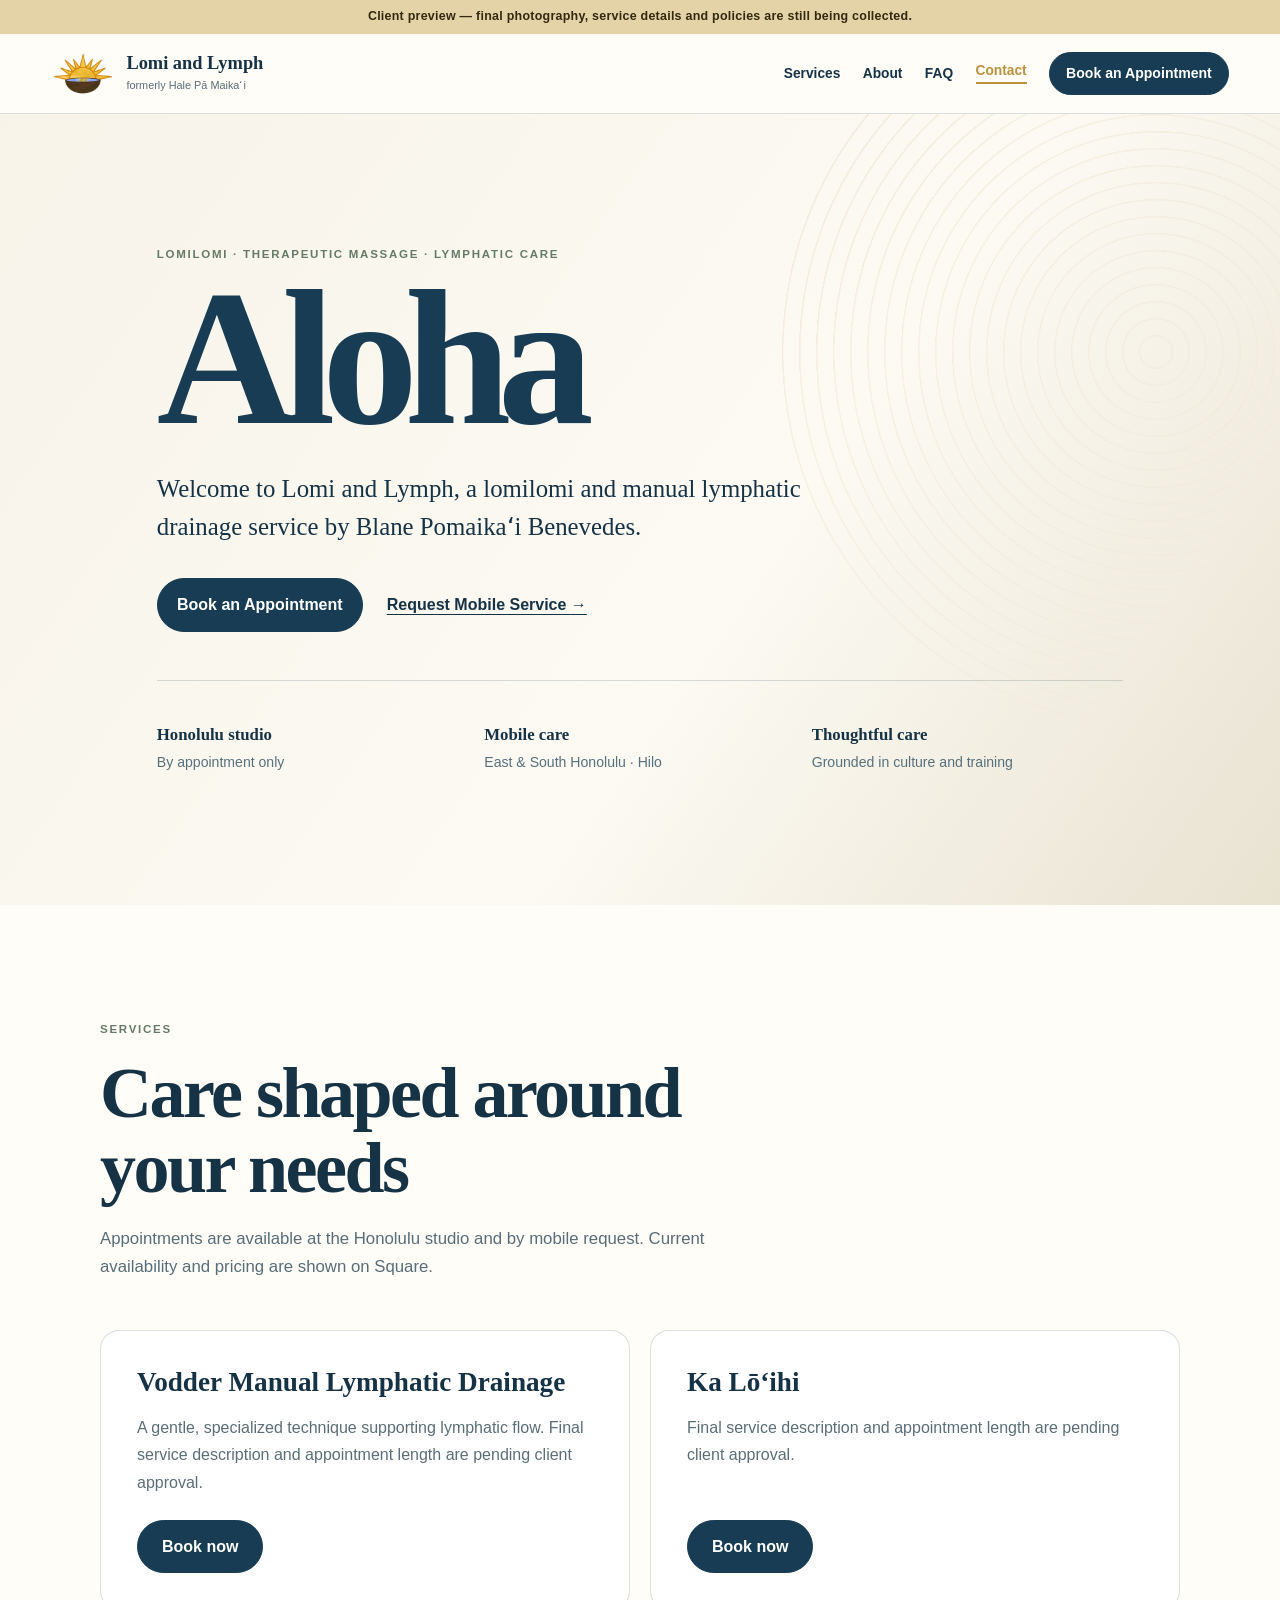
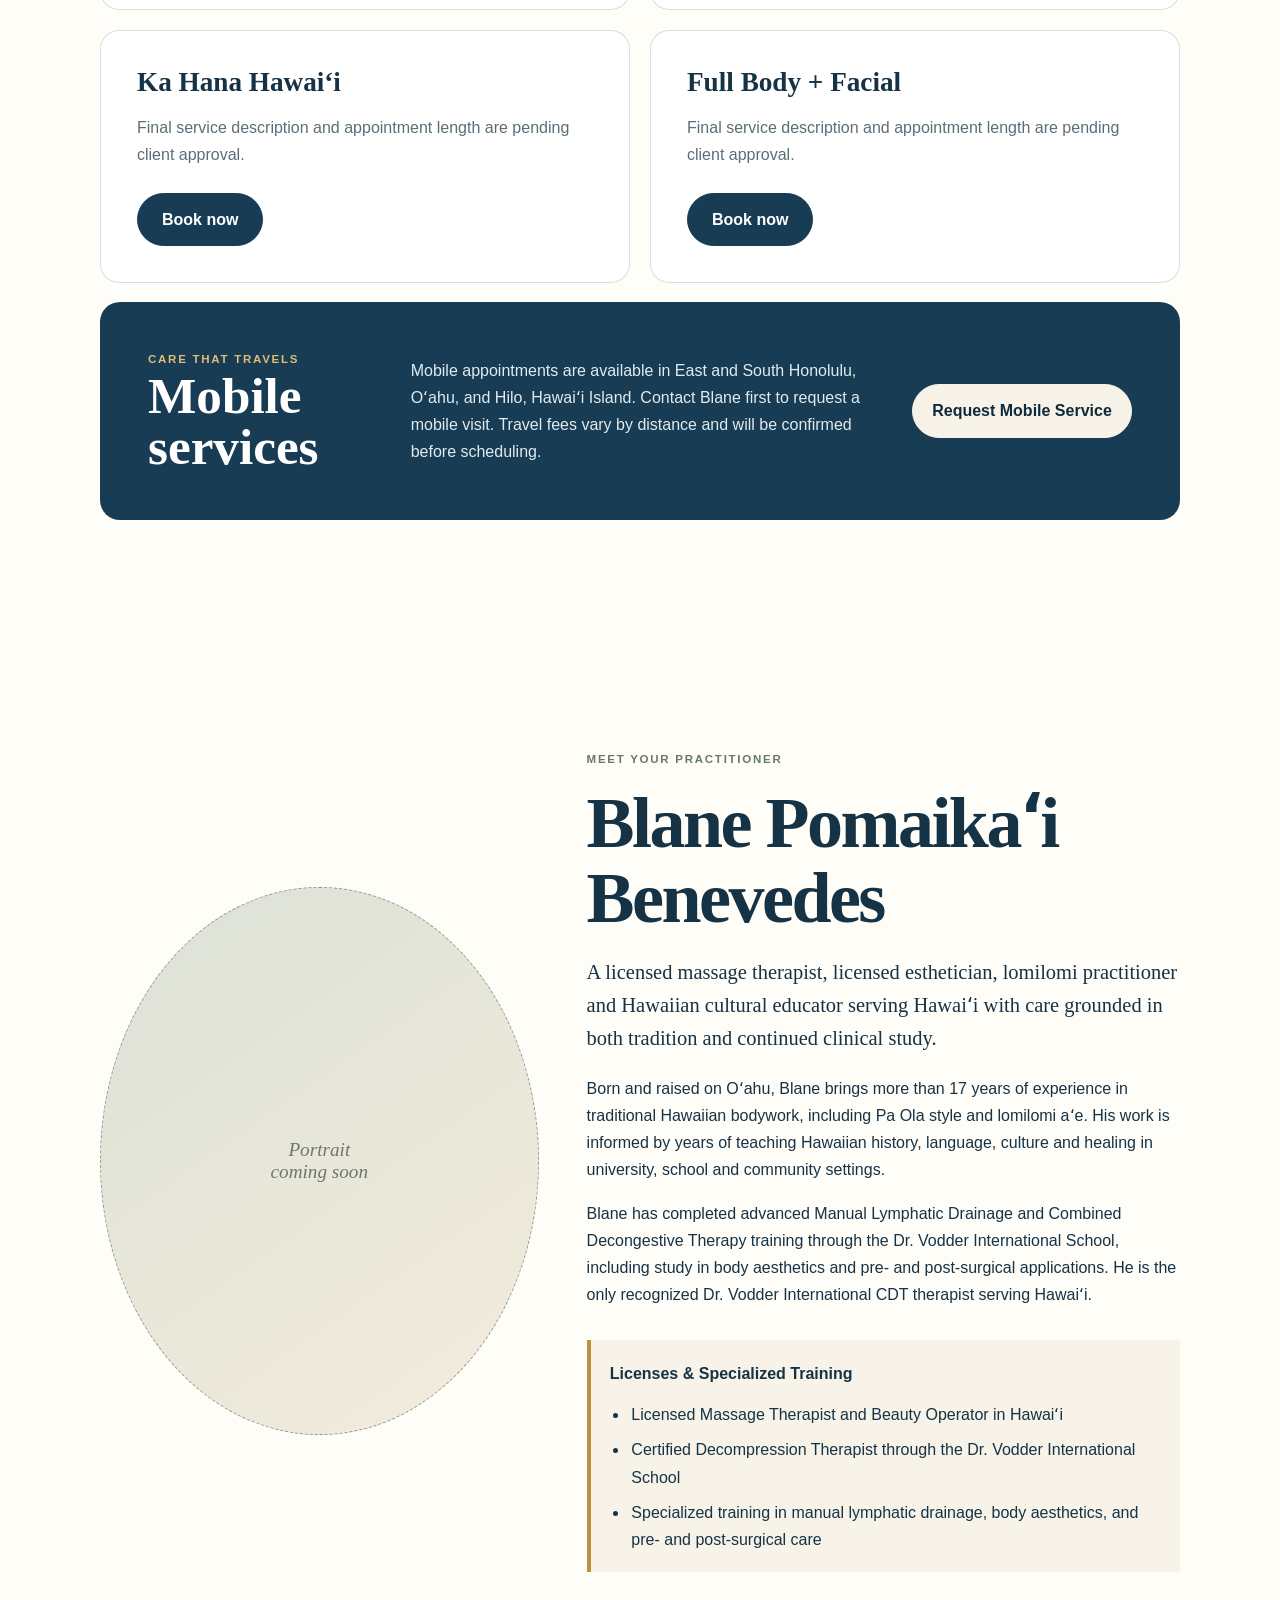
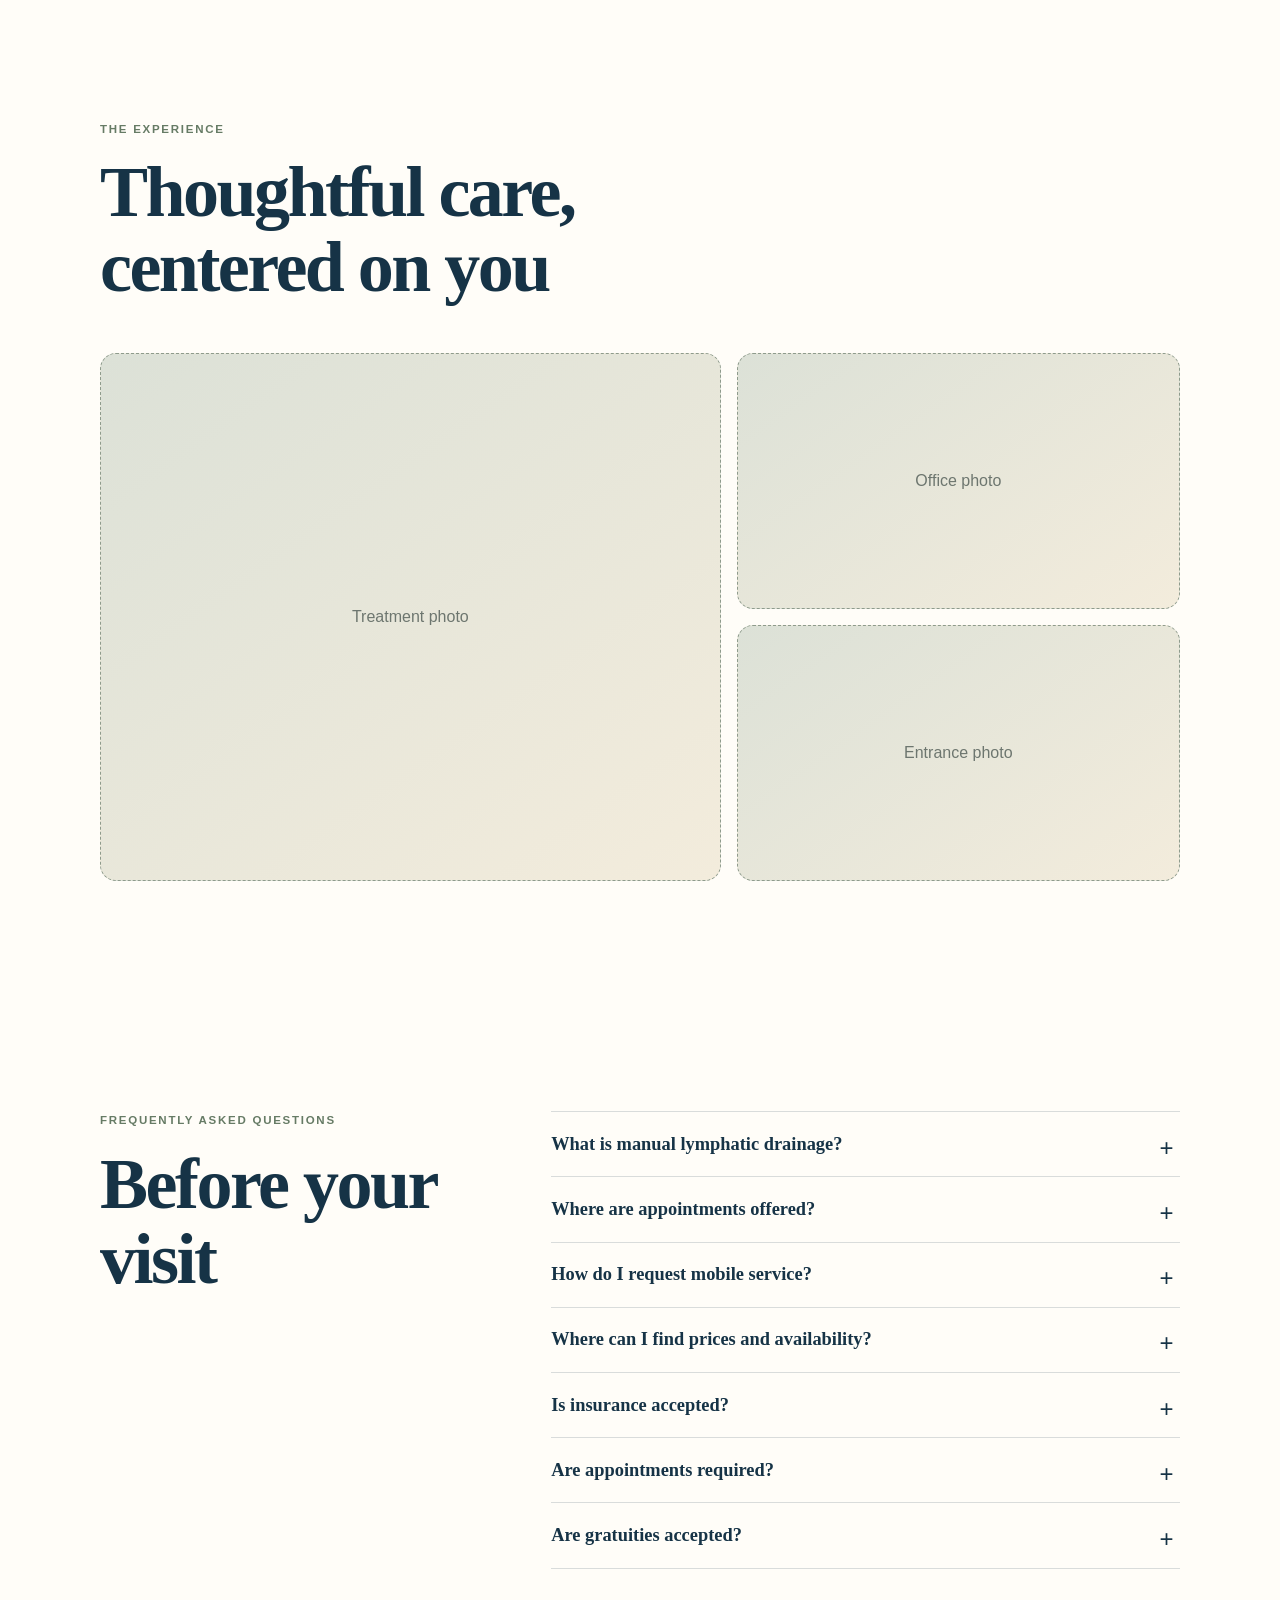
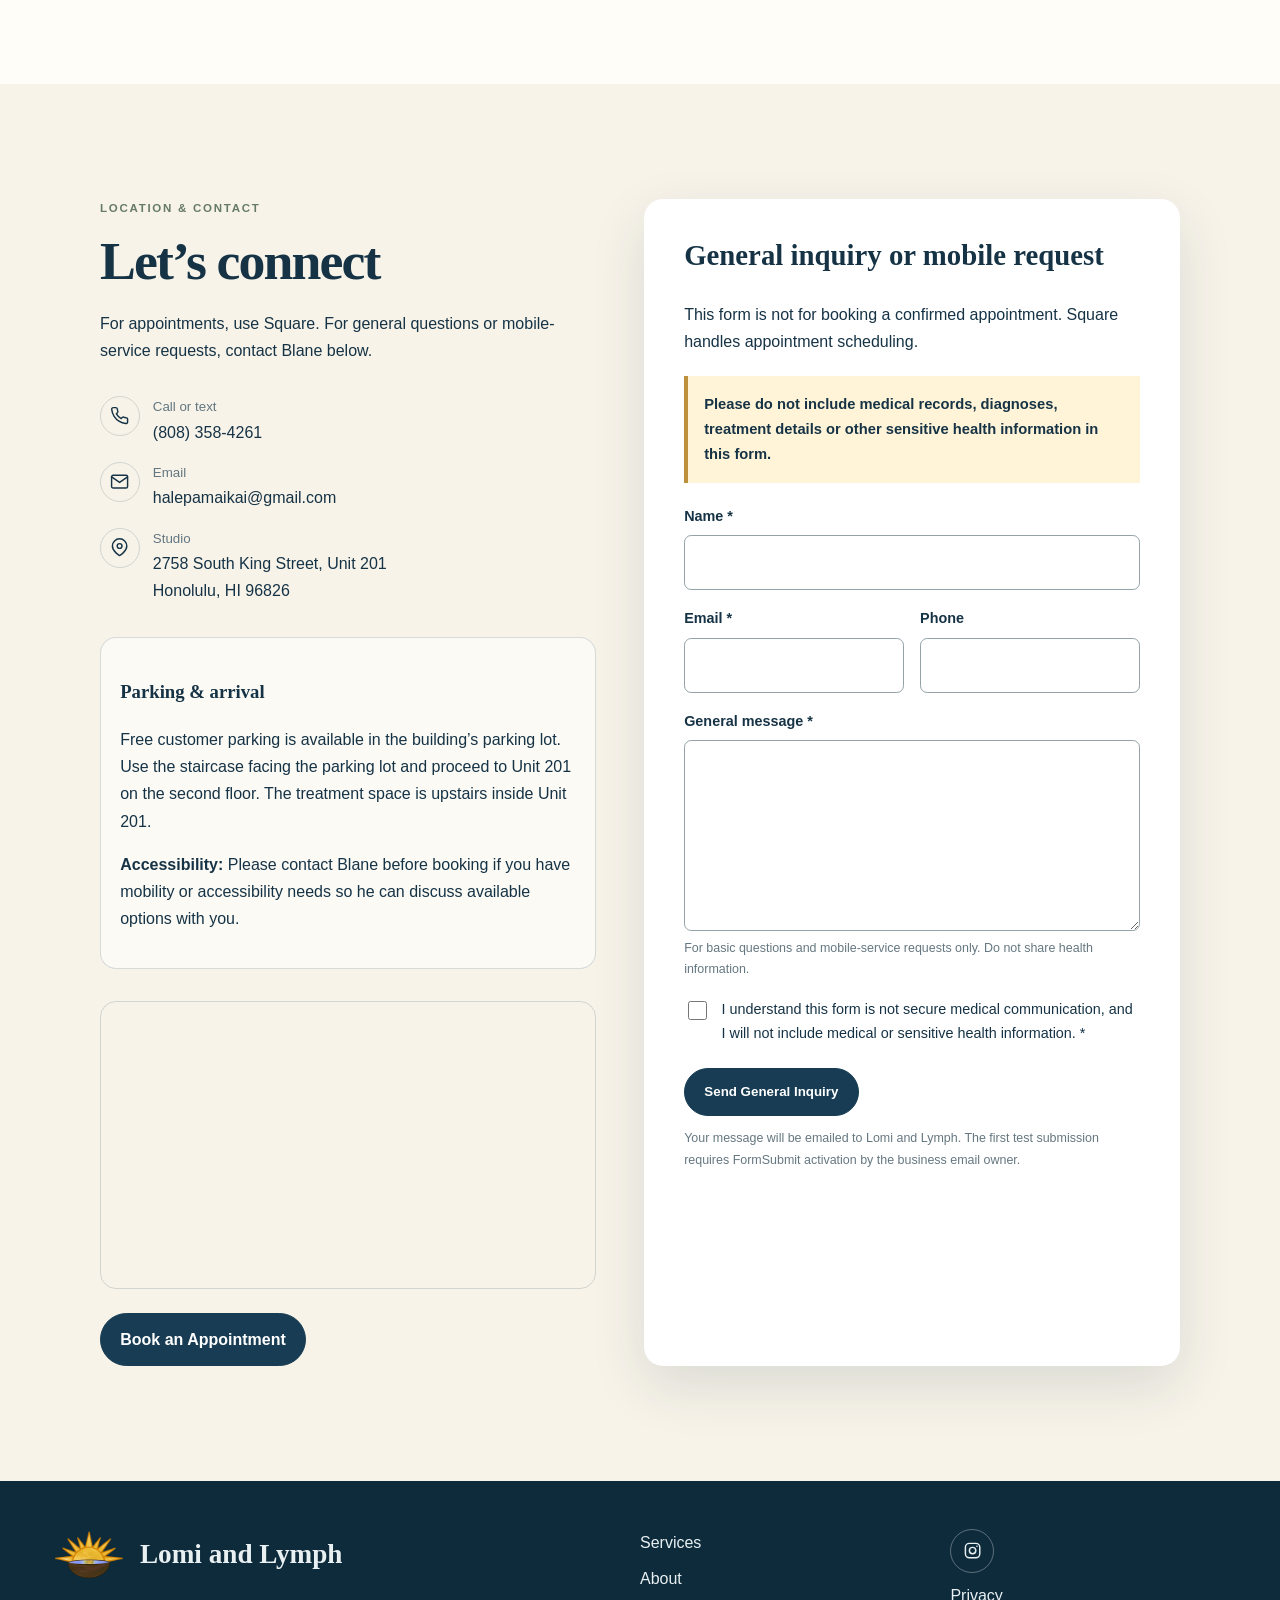
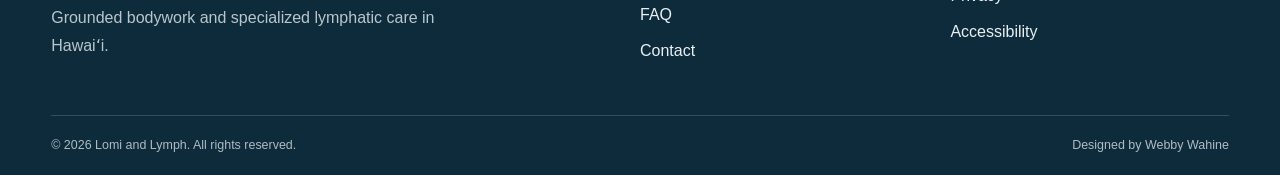
<file: index.html>
<!doctype html>
<html lang="en">
<head>
  <meta charset="utf-8">
  <meta name="viewport" content="width=device-width, initial-scale=1">
  <title>Lomi and Lymph | Lomilomi &amp; Lymphatic Care in Hawaiʻi</title>
  <meta name="description" content="Lomilomi, therapeutic massage and Dr. Vodder–trained manual lymphatic drainage with Blane Pomaikaʻi Benevedes in Honolulu, Oʻahu and Hilo, Hawaiʻi.">
  <link rel="canonical" href="https://www.lomiandlymphhawaii.com/">
  <meta property="og:title" content="Lomi and Lymph">
  <meta property="og:description" content="Grounded bodywork and specialized lymphatic care in Hawaiʻi.">
  <meta property="og:type" content="website">
  <meta property="og:url" content="https://www.lomiandlymphhawaii.com/">
  <meta property="og:image" content="https://www.lomiandlymphhawaii.com/assets/images/og-image.png">
  <meta name="twitter:card" content="summary_large_image">
  <meta name="theme-color" content="#173c53">
  <link rel="icon" href="assets/images/lomi-and-lymph-logo.png" type="image/png">
  <link rel="stylesheet" href="assets/styles/main.css">
  <link rel="stylesheet" href="assets/styles/revision-1.css">
  <script defer src="assets/scripts/main.js"></script>
  <script type="application/ld+json">
  {"@context":"https://schema.org","@type":"HealthAndBeautyBusiness","name":"Lomi and Lymph","alternateName":"Hale Pā Maikaʻi","url":"https://www.lomiandlymphhawaii.com/","email":"halepamaikai@gmail.com","telephone":"+1-808-358-4261","address":{"@type":"PostalAddress","streetAddress":"2758 South King Street, Unit 201","addressLocality":"Honolulu","addressRegion":"HI","postalCode":"96826","addressCountry":"US"},"areaServed":["East Honolulu, Oʻahu","South Honolulu, Oʻahu","Hilo, Hawaiʻi"],"sameAs":["https://www.instagram.com/lomi.and.lymph/"]}
  </script>
</head>
<body>
  <a class="skip-link" href="#main">Skip to main content</a>
  <div class="preview-note" role="note">Client preview — final photography, service details and policies are still being collected.</div>
  <header class="site-header" data-header>
    <a class="brand" href="#top" aria-label="Lomi and Lymph home">
      <img src="assets/images/lomi-and-lymph-logo.png" width="74" height="50" alt="">
      <span><strong>Lomi and Lymph</strong><small>formerly Hale Pā Maikaʻi</small></span>
    </a>
    <button class="menu-button" type="button" aria-expanded="false" aria-controls="site-nav"><span class="sr-only">Open menu</span><span></span><span></span><span></span></button>
    <nav id="site-nav" class="site-nav" aria-label="Primary navigation">
      <a href="#services">Services</a><a href="#about">About</a><a href="#faq">FAQ</a><a href="#contact">Contact</a>
      <a class="button button-small" href="https://pa-maikai.square.site/" target="_blank" rel="noopener noreferrer">Book an Appointment</a>
    </nav>
  </header>

  <main id="main">
    <section class="hero" id="top">
      <div class="hero-rings" aria-hidden="true"></div>
      <div class="hero-inner">
        <p class="eyebrow">Lomilomi · Therapeutic massage · Lymphatic care</p>
        <h1>Aloha</h1>
        <p class="hero-copy">Welcome to Lomi and Lymph, a lomilomi and manual lymphatic drainage service by Blane Pomaikaʻi Benevedes.</p>
        <div class="actions">
          <a class="button" href="https://pa-maikai.square.site/" target="_blank" rel="noopener noreferrer">Book an Appointment</a>
          <a class="text-link" href="#contact">Request Mobile Service <span aria-hidden="true">→</span></a>
        </div>
        <ul class="hero-details" aria-label="Service summary">
          <li><strong>Honolulu studio</strong><span>By appointment only</span></li>
          <li><strong>Mobile care</strong><span>East &amp; South Honolulu · Hilo</span></li>
          <li><strong>Thoughtful care</strong><span>Grounded in culture and training</span></li>
        </ul>
      </div>
    </section>

    <section class="section" id="services">
      <div class="section-heading"><p class="eyebrow">Services</p><h2>Care shaped around your needs</h2><p>Appointments are available at the Honolulu studio and by mobile request. Current availability and pricing are shown on Square.</p></div>
      <div class="service-grid">
        <article class="service-card"><h3>Vodder Manual Lymphatic Drainage</h3><p>A gentle, specialized technique supporting lymphatic flow. Final service description and appointment length are pending client approval.</p><a class="button service-button" href="https://pa-maikai.square.site/" target="_blank" rel="noopener noreferrer">Book now</a></article>
        <article class="service-card"><h3>Ka Lō‘ihi</h3><p>Final service description and appointment length are pending client approval.</p><a class="button service-button" href="https://pa-maikai.square.site/" target="_blank" rel="noopener noreferrer">Book now</a></article>
        <article class="service-card"><h3>Ka Hana Hawai‘i</h3><p>Final service description and appointment length are pending client approval.</p><a class="button service-button" href="https://pa-maikai.square.site/" target="_blank" rel="noopener noreferrer">Book now</a></article>
        <article class="service-card"><h3>Full Body + Facial</h3><p>Final service description and appointment length are pending client approval.</p><a class="button service-button" href="https://pa-maikai.square.site/" target="_blank" rel="noopener noreferrer">Book now</a></article>
      </div>
      <div class="mobile-panel"><div><p class="eyebrow">Care that travels</p><h3>Mobile services</h3></div><p>Mobile appointments are available in East and South Honolulu, Oʻahu, and Hilo, Hawaiʻi Island. Contact Blane first to request a mobile visit. Travel fees vary by distance and will be confirmed before scheduling.</p><a class="button button-light" href="#contact">Request Mobile Service</a></div>
    </section>

    <section class="section about" id="about">
      <div class="portrait-placeholder" role="img" aria-label="Professional portrait of Blane Pomaikaʻi Benevedes will be added here"><span>Portrait<br>coming soon</span></div>
      <div class="about-copy"><p class="eyebrow">Meet your practitioner</p><h2>Blane Pomaikaʻi Benevedes</h2><p class="lead">A licensed massage therapist, licensed esthetician, lomilomi practitioner and Hawaiian cultural educator serving Hawaiʻi with care grounded in both tradition and continued clinical study.</p><p>Born and raised on Oʻahu, Blane brings more than 17 years of experience in traditional Hawaiian bodywork, including Pa Ola style and lomilomi aʻe. His work is informed by years of teaching Hawaiian history, language, culture and healing in university, school and community settings.</p><p>Blane has completed advanced Manual Lymphatic Drainage and Combined Decongestive Therapy training through the Dr. Vodder International School, including study in body aesthetics and pre- and post-surgical applications. He is the only recognized Dr. Vodder International CDT therapist serving Hawaiʻi.</p><div class="credential-note"><strong>Licenses &amp; Specialized Training</strong><ul><li>Licensed Massage Therapist and Beauty Operator in Hawaiʻi</li><li>Certified Decompression Therapist through the Dr. Vodder International School</li><li>Specialized training in manual lymphatic drainage, body aesthetics, and pre- and post-surgical care</li></ul></div></div>
    </section>

    <section class="gallery section" aria-labelledby="gallery-title"><div class="section-heading"><p class="eyebrow">The experience</p><h2 id="gallery-title">Thoughtful care, centered on you</h2></div><div class="photo-grid"><div class="photo-placeholder wide" role="img" aria-label="Treatment photograph will be added here">Treatment photo</div><div class="photo-placeholder" role="img" aria-label="Office photograph will be added here">Office photo</div><div class="photo-placeholder" role="img" aria-label="Entrance photograph will be added here">Entrance photo</div></div></section>

    <section class="section faq" id="faq"><div class="section-heading"><p class="eyebrow">Frequently asked questions</p><h2>Before your visit</h2></div><div class="accordion">
      <details><summary>What is manual lymphatic drainage?</summary><p>Manual lymphatic drainage is a gentle, specialized hands-on technique. Your Square booking details and a conversation with Blane can help determine which service is appropriate for you.</p></details>
      <details><summary>Where are appointments offered?</summary><p>Studio appointments are available at 2758 South King Street, Unit 201, Honolulu. Mobile services are offered by request in East and South Honolulu, Oʻahu, and Hilo, Hawaiʻi Island.</p></details>
      <details><summary>How do I request mobile service?</summary><p>Use the general inquiry form below, email or call Blane before booking. Do not include medical or sensitive health information in the form.</p></details>
      <details><summary>Where can I find prices and availability?</summary><p>Current prices and appointment availability are shown on the Square booking site.</p></details>
      <details><summary>Is insurance accepted?</summary><p>Insurance is not accepted at this time.</p></details>
      <details><summary>Are appointments required?</summary><p>Yes. All studio and mobile visits are by appointment only.</p></details>
      <details><summary>Are gratuities accepted?</summary><p>Yes, gratuities are accepted.</p></details>
    </div></section>

    <section class="contact-section" id="contact"><div class="section contact-grid">
      <div class="contact-info"><p class="eyebrow">Location &amp; contact</p><h2>Let’s connect</h2><p>For appointments, use Square. For general questions or mobile-service requests, contact Blane below.</p>
        <div class="contact-list">
          <a href="tel:+18083584261"><span class="icon" aria-hidden="true"><svg viewBox="0 0 24 24"><path d="M22 16.92v3a2 2 0 0 1-2.18 2 19.79 19.79 0 0 1-8.63-3.07 19.5 19.5 0 0 1-6-6A19.79 19.79 0 0 1 2.12 4.18 2 2 0 0 1 4.11 2h3a2 2 0 0 1 2 1.72c.12.9.33 1.78.62 2.63a2 2 0 0 1-.45 2.11L8 9.73a16 16 0 0 0 6 6l1.27-1.27a2 2 0 0 1 2.11-.45c.85.29 1.73.5 2.63.62A2 2 0 0 1 22 16.92z"/></svg></span><span><small>Call or text</small>(808) 358-4261</span></a>
          <a href="mailto:halepamaikai@gmail.com"><span class="icon" aria-hidden="true"><svg viewBox="0 0 24 24"><path d="M4 4h16a2 2 0 0 1 2 2v12a2 2 0 0 1-2 2H4a2 2 0 0 1-2-2V6a2 2 0 0 1 2-2z"/><path d="m22 6-10 7L2 6"/></svg></span><span><small>Email</small>halepamaikai@gmail.com</span></a>
          <a href="https://www.google.com/maps/search/?api=1&amp;query=2758+South+King+Street+Unit+201+Honolulu+HI+96826" target="_blank" rel="noopener noreferrer"><span class="icon" aria-hidden="true"><svg viewBox="0 0 24 24"><path d="M21 10c0 7-9 12-9 12S3 17 3 10a9 9 0 1 1 18 0z"/><circle cx="12" cy="10" r="3"/></svg></span><span><small>Studio</small>2758 South King Street, Unit 201<br>Honolulu, HI 96826</span></a>
        </div>
        <div class="arrival"><h3>Parking &amp; arrival</h3><p>Free customer parking is available in the building’s parking lot. Use the staircase facing the parking lot and proceed to Unit 201 on the second floor. The treatment space is upstairs inside Unit 201.</p><p><strong>Accessibility:</strong> Please contact Blane before booking if you have mobility or accessibility needs so he can discuss available options with you.</p></div>
        <iframe class="map contact-map" title="Map showing 2758 South King Street in Honolulu" loading="lazy" referrerpolicy="no-referrer-when-downgrade" src="https://www.google.com/maps?q=2758+South+King+Street+Honolulu+HI+96826&amp;output=embed"></iframe>
        <a class="button" href="https://pa-maikai.square.site/" target="_blank" rel="noopener noreferrer">Book an Appointment</a>
      </div>
      <div class="form-card"><h3>General inquiry or mobile request</h3><p>This form is not for booking a confirmed appointment. Square handles appointment scheduling.</p>
        <div class="privacy-alert"><strong>Please do not include medical records, diagnoses, treatment details or other sensitive health information in this form.</strong></div>
        <form action="https://formsubmit.co/halepamaikai@gmail.com" method="POST" data-contact-form>
          <input type="hidden" name="_subject" value="New Lomi and Lymph website inquiry">
          <input type="hidden" name="_template" value="table">
          <input type="hidden" name="_next" value="https://www.lomiandlymphhawaii.com/thank-you.html">
          <input type="text" name="_honey" class="honey" tabindex="-1" autocomplete="off" aria-hidden="true">
          <div class="field"><label for="name">Name <span aria-hidden="true">*</span></label><input id="name" name="name" autocomplete="name" required></div>
          <div class="field-row"><div class="field"><label for="email">Email <span aria-hidden="true">*</span></label><input id="email" name="email" type="email" autocomplete="email" required></div><div class="field"><label for="phone">Phone</label><input id="phone" name="phone" type="tel" autocomplete="tel"></div></div>
          <div class="field"><label for="message">General message <span aria-hidden="true">*</span></label><textarea id="message" name="message" rows="6" required aria-describedby="message-help"></textarea><small id="message-help">For basic questions and mobile-service requests only. Do not share health information.</small></div>
          <div class="checkbox"><input id="consent" name="privacy_acknowledgment" type="checkbox" value="Acknowledged" required><label for="consent">I understand this form is not secure medical communication, and I will not include medical or sensitive health information. <span aria-hidden="true">*</span></label></div>
          <button class="button" type="submit">Send General Inquiry</button>
          <p class="form-note">Your message will be emailed to Lomi and Lymph. The first test submission requires FormSubmit activation by the business email owner.</p>
        </form>
      </div>
    </div></section>
  </main>

  <footer class="site-footer"><div class="footer-main"><div><a class="footer-brand" href="#top"><img src="assets/images/lomi-and-lymph-logo.png" width="76" height="51" alt=""><span>Lomi and Lymph</span></a><p>Grounded bodywork and specialized lymphatic care in Hawaiʻi.</p></div><nav aria-label="Footer navigation"><a href="#services">Services</a><a href="#about">About</a><a href="#faq">FAQ</a><a href="#contact">Contact</a></nav><div><a class="instagram-link" href="https://www.instagram.com/lomi.and.lymph/" target="_blank" rel="noopener noreferrer" aria-label="Lomi and Lymph on Instagram"><svg viewBox="0 0 24 24" aria-hidden="true"><rect x="3" y="3" width="18" height="18" rx="5"/><circle cx="12" cy="12" r="4"/><circle cx="17.5" cy="6.5" r="1" class="icon-fill"/></svg></a><a href="privacy.html">Privacy</a><a href="accessibility.html">Accessibility</a></div></div><div class="footer-bottom"><span>© <span data-year></span> Lomi and Lymph. All rights reserved.</span><a href="https://www.webbywahine.com/" target="_blank" rel="noopener noreferrer">Designed by Webby Wahine</a></div></footer>
</body>
</html>
</file>
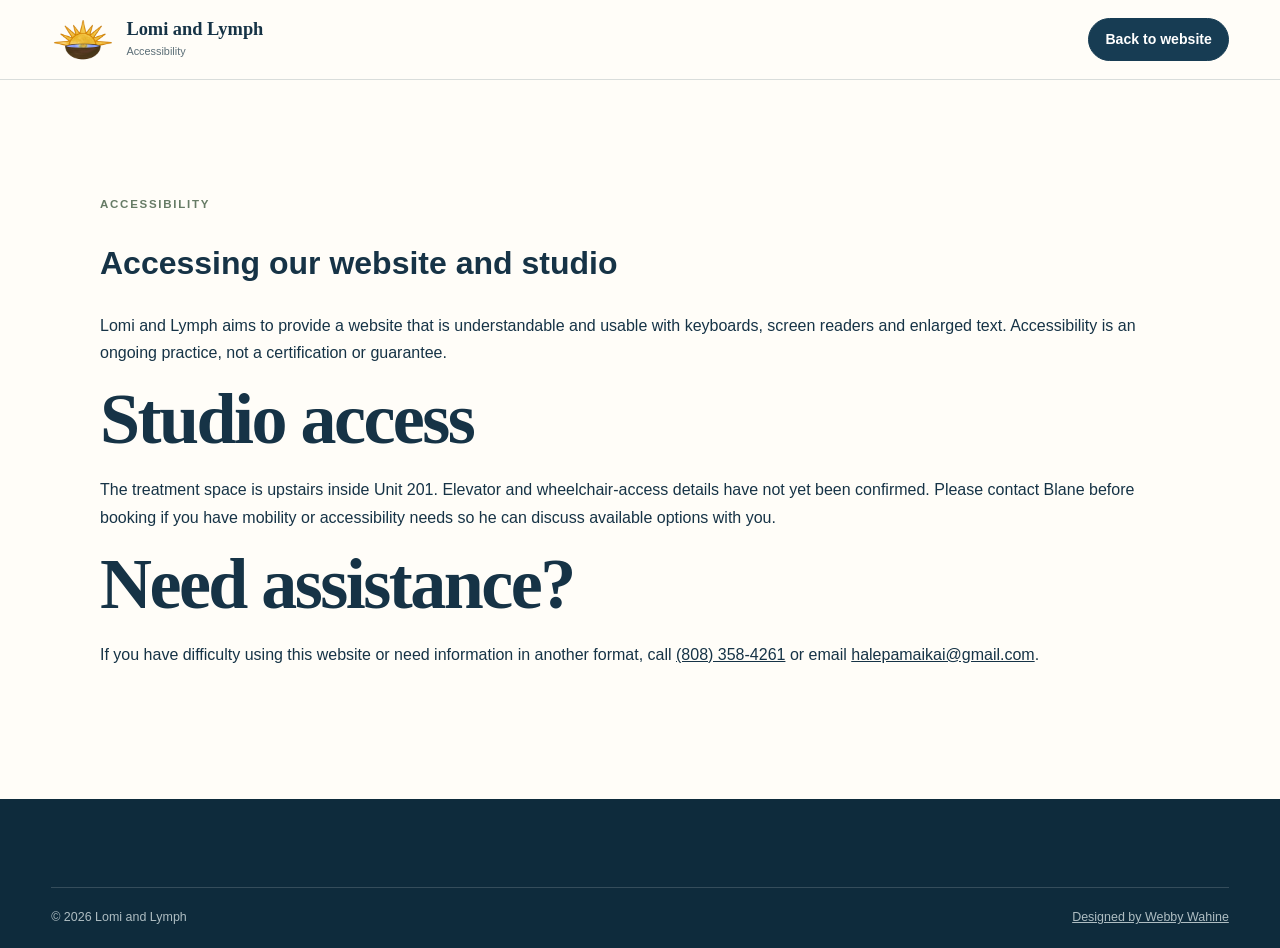
<file: accessibility.html>
<!doctype html><html lang="en"><head><meta charset="utf-8"><meta name="viewport" content="width=device-width,initial-scale=1"><title>Accessibility | Lomi and Lymph</title><meta name="description" content="Accessibility information for Lomi and Lymph."><link rel="canonical" href="https://www.lomiandlymphhawaii.com/accessibility.html"><link rel="stylesheet" href="assets/styles/main.css"></head><body><a class="skip-link" href="#main">Skip to main content</a><header class="site-header"><a class="brand" href="index.html"><img src="assets/images/lomi-and-lymph-logo.png" width="74" height="50" alt=""><span><strong>Lomi and Lymph</strong><small>Accessibility</small></span></a><a class="button button-small" href="index.html">Back to website</a></header><main id="main" class="section"><p class="eyebrow">Accessibility</p><h1>Accessing our website and studio</h1><p>Lomi and Lymph aims to provide a website that is understandable and usable with keyboards, screen readers and enlarged text. Accessibility is an ongoing practice, not a certification or guarantee.</p><h2>Studio access</h2><p>The treatment space is upstairs inside Unit 201. Elevator and wheelchair-access details have not yet been confirmed. Please contact Blane before booking if you have mobility or accessibility needs so he can discuss available options with you.</p><h2>Need assistance?</h2><p>If you have difficulty using this website or need information in another format, call <a href="tel:+18083584261">(808) 358-4261</a> or email <a href="mailto:halepamaikai@gmail.com">halepamaikai@gmail.com</a>.</p></main><footer class="site-footer"><div class="footer-bottom"><span>© 2026 Lomi and Lymph</span><a href="https://www.webbywahine.com/" target="_blank" rel="noopener noreferrer">Designed by Webby Wahine</a></div></footer></body></html>
</file>
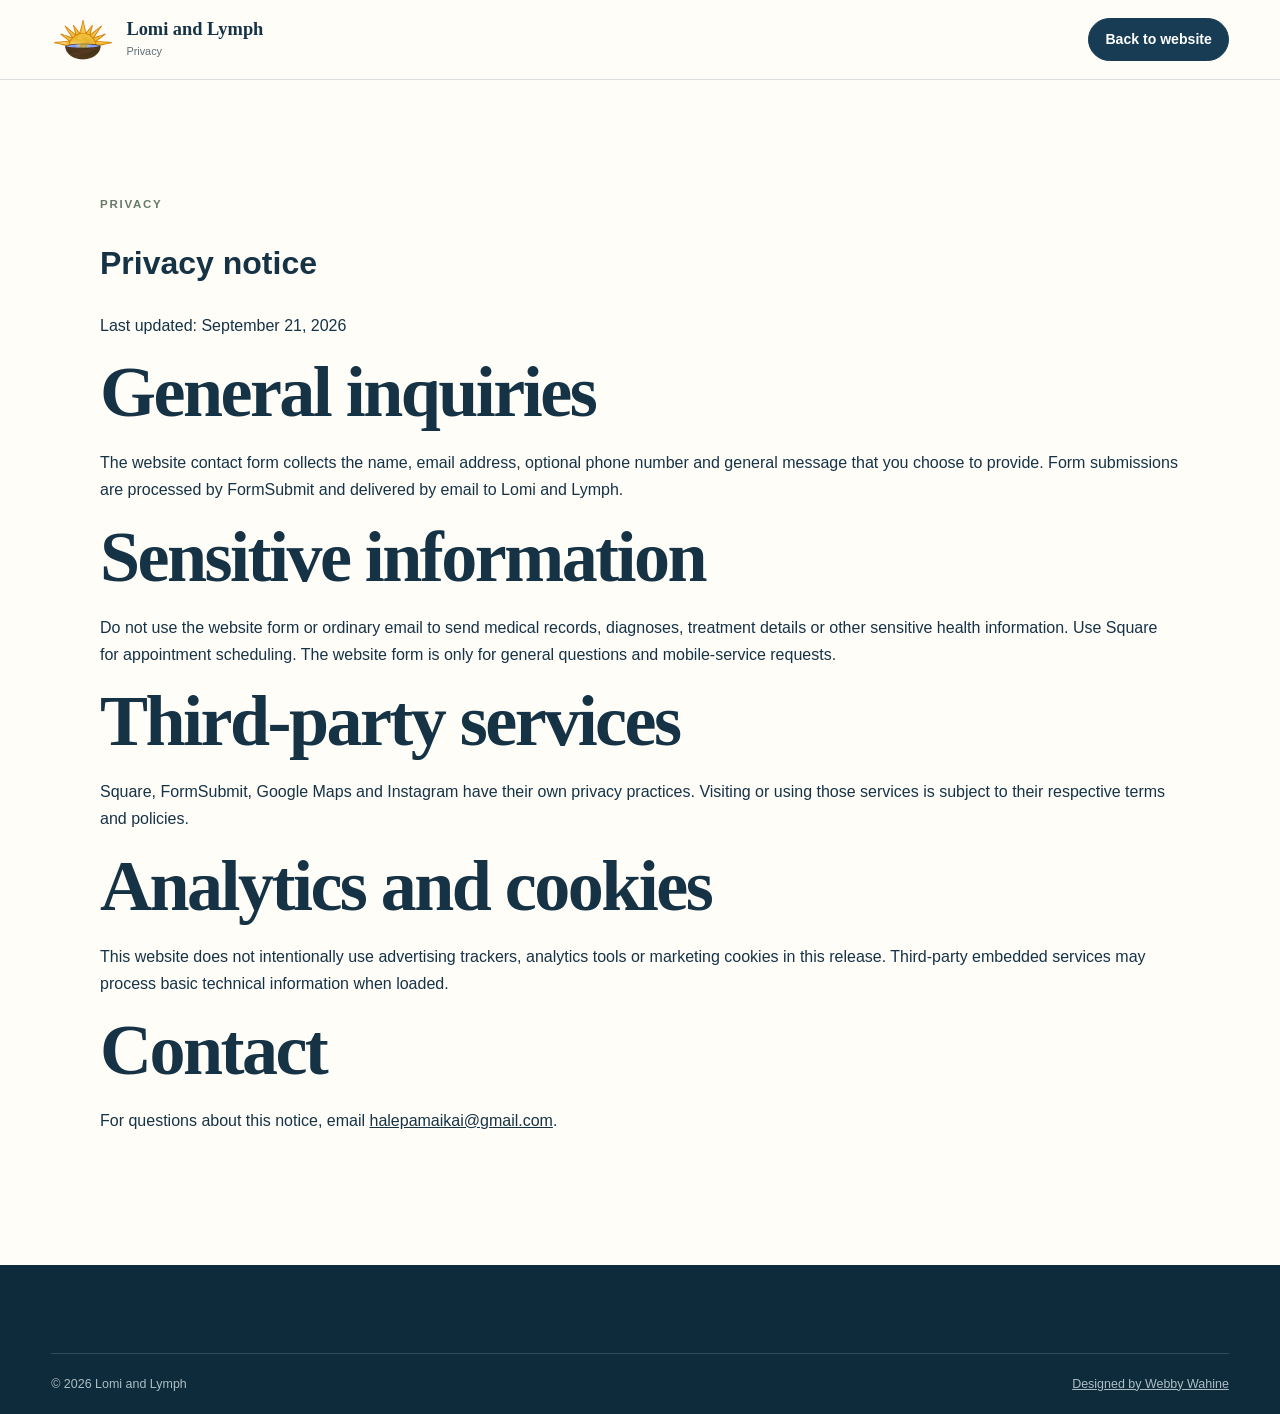
<file: privacy.html>
<!doctype html><html lang="en"><head><meta charset="utf-8"><meta name="viewport" content="width=device-width,initial-scale=1"><title>Privacy | Lomi and Lymph</title><meta name="description" content="Privacy information for the Lomi and Lymph website."><link rel="canonical" href="https://www.lomiandlymphhawaii.com/privacy.html"><link rel="stylesheet" href="assets/styles/main.css"></head><body><a class="skip-link" href="#main">Skip to main content</a><header class="site-header"><a class="brand" href="index.html"><img src="assets/images/lomi-and-lymph-logo.png" width="74" height="50" alt=""><span><strong>Lomi and Lymph</strong><small>Privacy</small></span></a><a class="button button-small" href="index.html">Back to website</a></header><main id="main" class="section"><p class="eyebrow">Privacy</p><h1>Privacy notice</h1><p>Last updated: September 21, 2026</p><h2>General inquiries</h2><p>The website contact form collects the name, email address, optional phone number and general message that you choose to provide. Form submissions are processed by FormSubmit and delivered by email to Lomi and Lymph.</p><h2>Sensitive information</h2><p>Do not use the website form or ordinary email to send medical records, diagnoses, treatment details or other sensitive health information. Use Square for appointment scheduling. The website form is only for general questions and mobile-service requests.</p><h2>Third-party services</h2><p>Square, FormSubmit, Google Maps and Instagram have their own privacy practices. Visiting or using those services is subject to their respective terms and policies.</p><h2>Analytics and cookies</h2><p>This website does not intentionally use advertising trackers, analytics tools or marketing cookies in this release. Third-party embedded services may process basic technical information when loaded.</p><h2>Contact</h2><p>For questions about this notice, email <a href="mailto:halepamaikai@gmail.com">halepamaikai@gmail.com</a>.</p></main><footer class="site-footer"><div class="footer-bottom"><span>© 2026 Lomi and Lymph</span><a href="https://www.webbywahine.com/" target="_blank" rel="noopener noreferrer">Designed by Webby Wahine</a></div></footer></body></html>
</file>
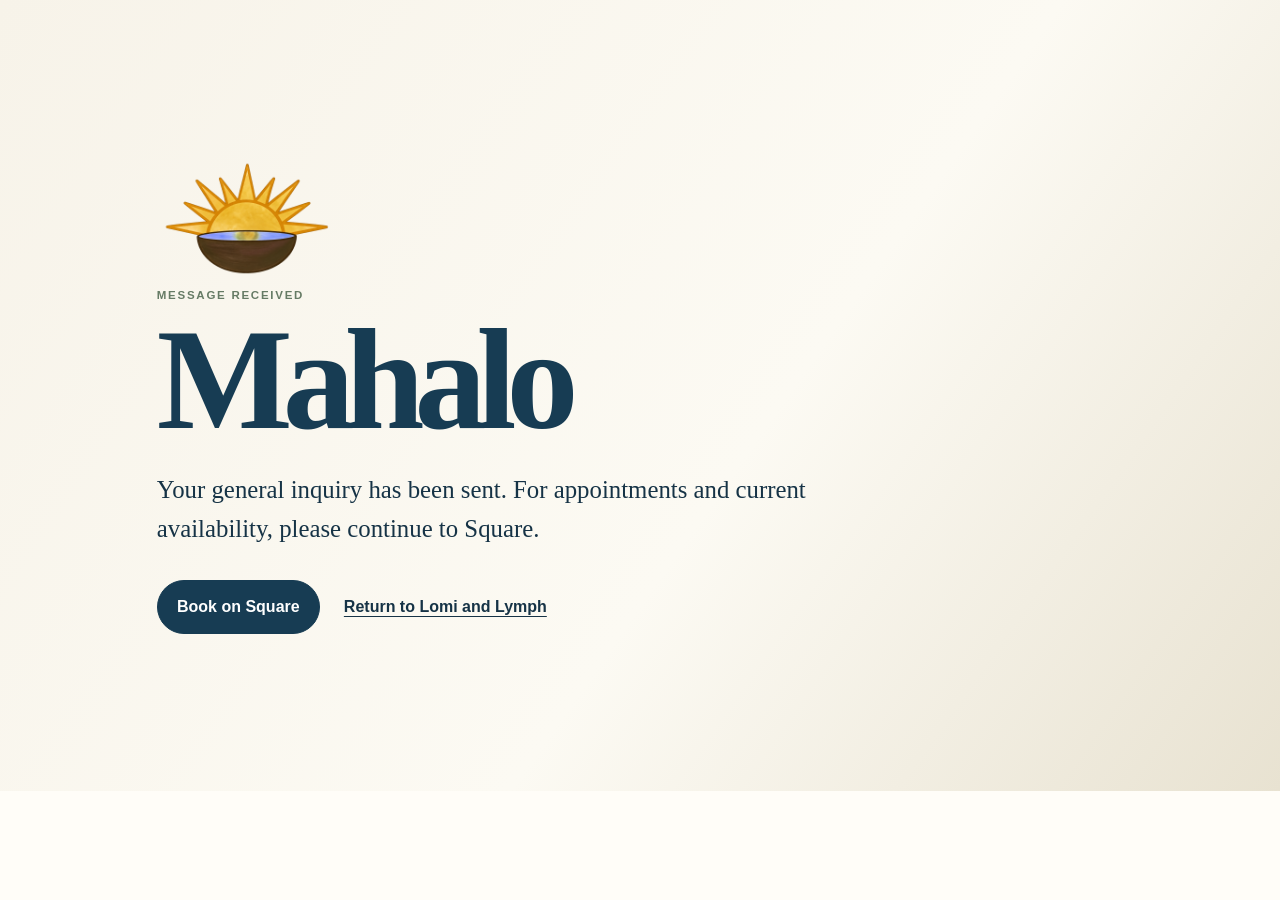
<file: thank-you.html>
<!doctype html><html lang="en"><head><meta charset="utf-8"><meta name="viewport" content="width=device-width,initial-scale=1"><meta name="robots" content="noindex"><title>Mahalo | Lomi and Lymph</title><link rel="stylesheet" href="assets/styles/main.css"></head><body><main class="hero" id="main"><div class="hero-inner"><img src="assets/images/lomi-and-lymph-logo.png" width="180" height="120" alt="Lomi and Lymph"><p class="eyebrow">Message received</p><h1 style="font-size:clamp(4rem,14vw,9rem)">Mahalo</h1><p class="hero-copy">Your general inquiry has been sent. For appointments and current availability, please continue to Square.</p><div class="actions"><a class="button" href="https://pa-maikai.square.site/" target="_blank" rel="noopener noreferrer">Book on Square</a><a class="text-link" href="index.html">Return to Lomi and Lymph</a></div></div></main></body></html>
</file>
<file: assets/styles/main.css>
:root{--ink:#163346;--ocean:#173c53;--ocean-2:#0e2b3c;--green:#667b65;--gold:#bd913c;--cream:#f7f3e9;--white:#fffdf8;--line:rgba(22,51,70,.16);--shadow:0 20px 55px rgba(14,43,60,.12);--serif:Georgia,'Times New Roman',serif;--sans:Arial,'Helvetica Neue',sans-serif}
*{box-sizing:border-box}html{scroll-behavior:smooth;scroll-padding-top:7rem}body{margin:0;color:var(--ink);background:var(--white);font:400 1rem/1.7 var(--sans)}body.menu-open{overflow:hidden}a{color:inherit}img{max-width:100%;height:auto}.sr-only{position:absolute;width:1px;height:1px;padding:0;margin:-1px;overflow:hidden;clip:rect(0,0,0,0);white-space:nowrap;border:0}.skip-link{position:fixed;left:1rem;top:-5rem;z-index:100;padding:.75rem 1rem;background:var(--gold);color:var(--ocean-2);font-weight:700}.skip-link:focus{top:1rem}.preview-note{padding:.4rem 1rem;text-align:center;background:#e5d3a8;color:#34280f;font-size:.78rem;font-weight:700;letter-spacing:.02em}.site-header{position:sticky;top:0;z-index:50;display:flex;align-items:center;justify-content:space-between;min-height:5rem;padding:.65rem clamp(1rem,4vw,4rem);background:rgba(255,253,248,.95);border-bottom:1px solid var(--line);backdrop-filter:blur(14px)}.brand{display:flex;align-items:center;gap:.7rem;text-decoration:none}.brand img{width:4rem;height:2.8rem;object-fit:contain}.brand strong{display:block;font:700 1.15rem/1.1 var(--serif)}.brand small{display:block;color:#5b6e77;font-size:.68rem;margin-top:.2rem}.menu-button{display:grid;gap:5px;width:2.8rem;height:2.8rem;place-content:center;border:1px solid var(--line);background:transparent;border-radius:50%}.menu-button span:not(.sr-only){display:block;width:1.2rem;height:2px;background:var(--ink)}.site-nav{display:none;position:fixed;inset:6rem 0 0;padding:2rem;background:var(--white);align-content:start;gap:1.2rem}.site-nav.open{display:grid}.site-nav>a:not(.button){font:700 1.4rem var(--serif);text-decoration:none}.button{display:inline-flex;align-items:center;justify-content:center;min-height:3rem;padding:.75rem 1.2rem;border:1px solid var(--ocean);border-radius:999px;background:var(--ocean);color:#fff;text-decoration:none;font-weight:700;cursor:pointer}.button:hover{background:var(--gold);border-color:var(--gold);color:var(--ocean-2)}.button-small{min-height:2.6rem;padding:.55rem 1rem;font-size:.88rem}.button-light{background:var(--cream);border-color:var(--cream);color:var(--ocean-2)}.text-link{font-weight:700;text-underline-offset:.25em}.hero{position:relative;overflow:hidden;min-height:calc(100vh - 6.8rem);display:grid;align-items:center;background:linear-gradient(125deg,var(--cream),#fcfaf3 58%,#e8e2d1)}.hero-inner{position:relative;z-index:2;width:min(1120px,100%);margin:auto;padding:clamp(4rem,10vw,8rem) clamp(1.2rem,6vw,5rem)}.hero-rings{position:absolute;width:min(75vw,760px);aspect-ratio:1;right:-20%;top:-18%;border-radius:50%;opacity:.8;background:repeating-radial-gradient(circle,transparent 0 15px,rgba(189,145,60,.2) 16px 17px);mask-image:linear-gradient(130deg,#000,transparent 70%)}.eyebrow{text-transform:uppercase;letter-spacing:.15em;font-size:.72rem;font-weight:800;color:var(--green);margin:0 0 1rem}.hero h1{margin:0;font:700 clamp(5rem,19vw,12rem)/.82 var(--serif);letter-spacing:-.07em;color:var(--ocean)}.hero-copy{max-width:42rem;margin:2rem 0;font:400 clamp(1.18rem,2.4vw,1.55rem)/1.55 var(--serif)}.actions{display:flex;align-items:center;gap:1.5rem;flex-wrap:wrap}.hero-details{display:grid;gap:1rem;list-style:none;padding:2.5rem 0 0;margin:3rem 0 0;border-top:1px solid var(--line)}.hero-details li{display:grid;gap:.1rem}.hero-details strong{font-family:var(--serif);font-size:1.05rem}.hero-details span{font-size:.88rem;color:#56707c}.section{width:min(1160px,100%);margin:auto;padding:clamp(4.5rem,9vw,8rem) clamp(1.2rem,4vw,2.5rem)}.section-heading{max-width:42rem;margin-bottom:3rem}.section h2,.contact-section h2{font:700 clamp(2.4rem,6vw,4.5rem)/1.04 var(--serif);letter-spacing:-.035em;margin:.2rem 0 1.2rem}.section-heading>p:last-child{color:#586d77;font-size:1.05rem}.service-grid{display:grid;gap:1rem}.service-card{display:flex;flex-direction:column;min-height:20rem;padding:1.6rem;border:1px solid var(--line);background:#fff;border-radius:1.2rem}.service-number{font:700 .75rem var(--sans);color:var(--gold);letter-spacing:.12em}.service-card h3{font:700 1.7rem/1.15 var(--serif);margin:2.5rem 0 1rem}.service-card p{color:#5b6e77}.service-card a{margin-top:auto;font-weight:700;text-underline-offset:.25em}.mobile-panel{display:grid;gap:1.5rem;align-items:center;margin-top:1.2rem;padding:clamp(1.7rem,4vw,3rem);background:var(--ocean);color:#fff;border-radius:1.25rem}.mobile-panel .eyebrow{color:#dfbd77}.mobile-panel h3{font:700 clamp(2rem,5vw,3.2rem)/1 var(--serif);margin:0}.mobile-panel p{margin:0;color:#e1ebef}.about{display:grid;gap:3rem;align-items:center}.portrait-placeholder,.photo-placeholder{display:grid;place-items:center;text-align:center;color:#6d766f;background:linear-gradient(145deg,#dce1d7,#f3ecdc);border:1px dashed #8e9b8c;border-radius:50%}.portrait-placeholder{aspect-ratio:4/5;max-width:32rem;width:100%;justify-self:center}.portrait-placeholder span{font:italic 1.2rem var(--serif)}.about-copy .lead{font:400 1.28rem/1.6 var(--serif)}.credential-note{display:grid;gap:.4rem;margin-top:2rem;padding:1.2rem;border-left:4px solid var(--gold);background:var(--cream)}.credential-note span{font-size:.9rem}.gallery{padding-top:2rem}.photo-grid{display:grid;gap:1rem}.photo-placeholder{min-height:16rem;border-radius:1rem}.photo-placeholder.wide{min-height:22rem}.faq{display:grid;gap:2rem}.accordion{border-top:1px solid var(--line)}details{border-bottom:1px solid var(--line)}summary{position:relative;padding:1.35rem 2.5rem 1.35rem 0;font:700 1.15rem var(--serif);cursor:pointer;list-style:none}summary::-webkit-details-marker{display:none}summary:after{content:'+';position:absolute;right:.4rem;font:400 1.5rem var(--sans)}details[open] summary:after{content:'−'}details p{max-width:46rem;margin:0 0 1.5rem;color:#566b75}.contact-section{background:var(--cream)}.contact-grid{display:grid;gap:3rem}.contact-list{display:grid;gap:1rem;margin:2rem 0}.contact-list a{display:flex;align-items:flex-start;gap:.8rem;text-decoration:none}.contact-list small{display:block;color:#637680}.icon{display:grid;place-items:center;width:2.5rem;height:2.5rem;flex:0 0 auto;border:1px solid var(--line);border-radius:50%;font-family:Arial}.arrival{margin:2rem 0;padding:1.2rem;border:1px solid var(--line);background:rgba(255,255,255,.55);border-radius:1rem}.arrival h3{font-family:var(--serif)}.form-card{padding:clamp(1.3rem,4vw,2.5rem);background:#fff;border-radius:1.2rem;box-shadow:var(--shadow)}.form-card h3{font:700 1.8rem var(--serif);margin-top:0}.privacy-alert{margin:1.3rem 0;padding:1rem;background:#fff4d8;border-left:4px solid var(--gold);font-size:.92rem}.field,.field-row{display:grid;gap:.45rem}.field-row{gap:1rem}.field{margin-bottom:1rem}label{font-weight:700;font-size:.9rem}input,textarea{width:100%;padding:.8rem;border:1px solid #93a2a8;border-radius:.45rem;background:#fff;font:inherit;color:var(--ink)}textarea{resize:vertical}.field small,.form-note{color:#657780;font-size:.78rem}.checkbox{display:grid;grid-template-columns:auto 1fr;gap:.7rem;align-items:start;margin:1rem 0 1.4rem}.checkbox input{width:1.2rem;height:1.2rem;margin-top:.25rem}.checkbox label{font-weight:400}.honey{position:absolute!important;left:-9999px!important}.map{display:block;width:100%;height:360px;border:0}.site-footer{padding:3rem clamp(1.2rem,4vw,4rem) 1.2rem;background:var(--ocean-2);color:#e9f0f2}.footer-main{display:grid;gap:2rem}.footer-brand{font:700 1.7rem var(--serif);text-decoration:none}.footer-main p{max-width:25rem;color:#b9c7cc}.footer-main nav,.footer-main>div:last-child{display:grid;align-content:start;gap:.55rem}.footer-main a{text-underline-offset:.22em}.footer-bottom{display:flex;justify-content:space-between;gap:1rem;flex-wrap:wrap;margin-top:2.5rem;padding-top:1.2rem;border-top:1px solid rgba(255,255,255,.16);font-size:.78rem;color:#aebdc2}:focus-visible{outline:3px solid #da9d27;outline-offset:4px}
@media (min-width:700px){.hero-details{grid-template-columns:repeat(3,1fr)}.service-grid{grid-template-columns:repeat(2,1fr)}.photo-grid{grid-template-columns:1.4fr 1fr}.photo-placeholder.wide{grid-row:span 2}.field-row{grid-template-columns:1fr 1fr}.footer-main{grid-template-columns:2fr 1fr 1fr}.mobile-panel{grid-template-columns:1fr 2fr auto}}
@media (min-width:900px){.menu-button{display:none}.site-nav{display:flex;position:static;align-items:center;gap:1.4rem;padding:0;background:transparent}.site-nav>a:not(.button){font:700 .86rem var(--sans)}.service-grid{grid-template-columns:repeat(4,1fr)}.about{grid-template-columns:.85fr 1.15fr}.faq{grid-template-columns:.8fr 1.2fr}.contact-grid{grid-template-columns:.85fr 1.15fr}}
@media (prefers-reduced-motion:reduce){html{scroll-behavior:auto}*,*:before,*:after{animation:none!important;transition:none!important}}
</file>
<file: assets/styles/revision-1.css>
/* Revision 1: service layout, contact map and footer refinements */
@media (max-width: 899px) {
  .site-header {
    isolation: isolate;
  }

  .site-nav,
  .site-nav.open {
    position: absolute;
    top: 100%;
    right: 0;
    bottom: auto;
    left: 0;
    z-index: 100;
    width: 100%;
    overflow-y: auto;
    overscroll-behavior: contain;
    padding: 2rem clamp(1.25rem, 6vw, 2.5rem) 3rem;
    background: var(--white);
    border-top: 1px solid var(--line);
    box-shadow: 0 24px 48px rgba(14, 43, 60, .18);
  }

  .site-nav {
    display: none;
  }

  .site-nav.open {
    display: grid;
    align-content: start;
    gap: 0;
  }

  .site-nav.open > a:not(.button) {
    display: block;
    padding: 1rem 0;
    border-bottom: 0;
    font-size: clamp(1.45rem, 7vw, 2rem);
    line-height: 1.2;
  }

  .site-nav a[aria-current="true"]:not(.button)::after {
    display: none;
  }

  .site-nav.open .button {
    width: 100%;
    margin-top: 1.5rem;
  }

  .menu-button[aria-expanded="true"] span:nth-of-type(2) {
    transform: translateY(7px) rotate(45deg);
  }

  .menu-button[aria-expanded="true"] span:nth-of-type(3) {
    opacity: 0;
  }

  .menu-button[aria-expanded="true"] span:nth-of-type(4) {
    transform: translateY(-7px) rotate(-45deg);
  }

  .menu-button span:not(.sr-only) {
    transition: transform .2s ease, opacity .2s ease;
  }
}

.service-grid {
  grid-template-columns: 1fr;
  gap: 1.25rem;
}

.site-nav a[aria-current="true"]:not(.button) {
  color: var(--gold);
}

.site-nav a[aria-current="true"]:not(.button)::after {
  content: '';
  display: block;
  width: 100%;
  height: 2px;
  margin-top: .25rem;
  background: currentColor;
}

.credential-note ul {
  display: grid;
  gap: .5rem;
  margin: .5rem 0 0;
  padding-left: 1.2rem;
}

.credential-note li {
  padding-left: .15rem;
}

.service-card {
  min-height: 0;
  padding: clamp(1.5rem, 3vw, 2.25rem);
}

.service-card h3 {
  margin: 0 0 1rem;
}

.service-card p {
  margin: 0 0 1.5rem;
}

.service-card .service-button {
  width: fit-content;
  margin-top: auto;
  padding-inline: 1.5rem;
  color: #fff;
  text-decoration: none;
}

.contact-info h2 {
  white-space: normal;
}

.contact-list .icon svg,
.instagram-link svg {
  width: 1.2rem;
  height: 1.2rem;
  fill: none;
  stroke: currentColor;
  stroke-width: 1.8;
  stroke-linecap: round;
  stroke-linejoin: round;
}

.contact-map {
  height: 18rem;
  margin: 0 0 1.5rem;
  border: 1px solid var(--line);
  border-radius: 1rem;
}

.site-footer a {
  text-decoration: none;
}

.footer-brand {
  display: inline-flex;
  align-items: center;
  gap: .8rem;
}

.footer-brand img {
  width: 4.75rem;
  height: 3.2rem;
  object-fit: contain;
}

.instagram-link {
  display: grid;
  place-items: center;
  width: 2.75rem;
  height: 2.75rem;
  border: 1px solid rgba(255,255,255,.32);
  border-radius: 50%;
}

.instagram-link .icon-fill {
  fill: currentColor;
  stroke: none;
}

.site-footer a:hover,
.site-footer a:focus-visible {
  color: #dfbd77;
}

@media (min-width: 700px) {
  .service-grid {
    grid-template-columns: repeat(2, minmax(0, 1fr));
  }
}

@media (min-width: 900px) {
  .contact-grid {
    grid-template-columns: minmax(0, 1fr) minmax(0, 1.08fr);
  }

  .contact-info h2 {
    white-space: nowrap;
    font-size: clamp(3rem, 4.2vw, 4.25rem);
  }
}
</file>
